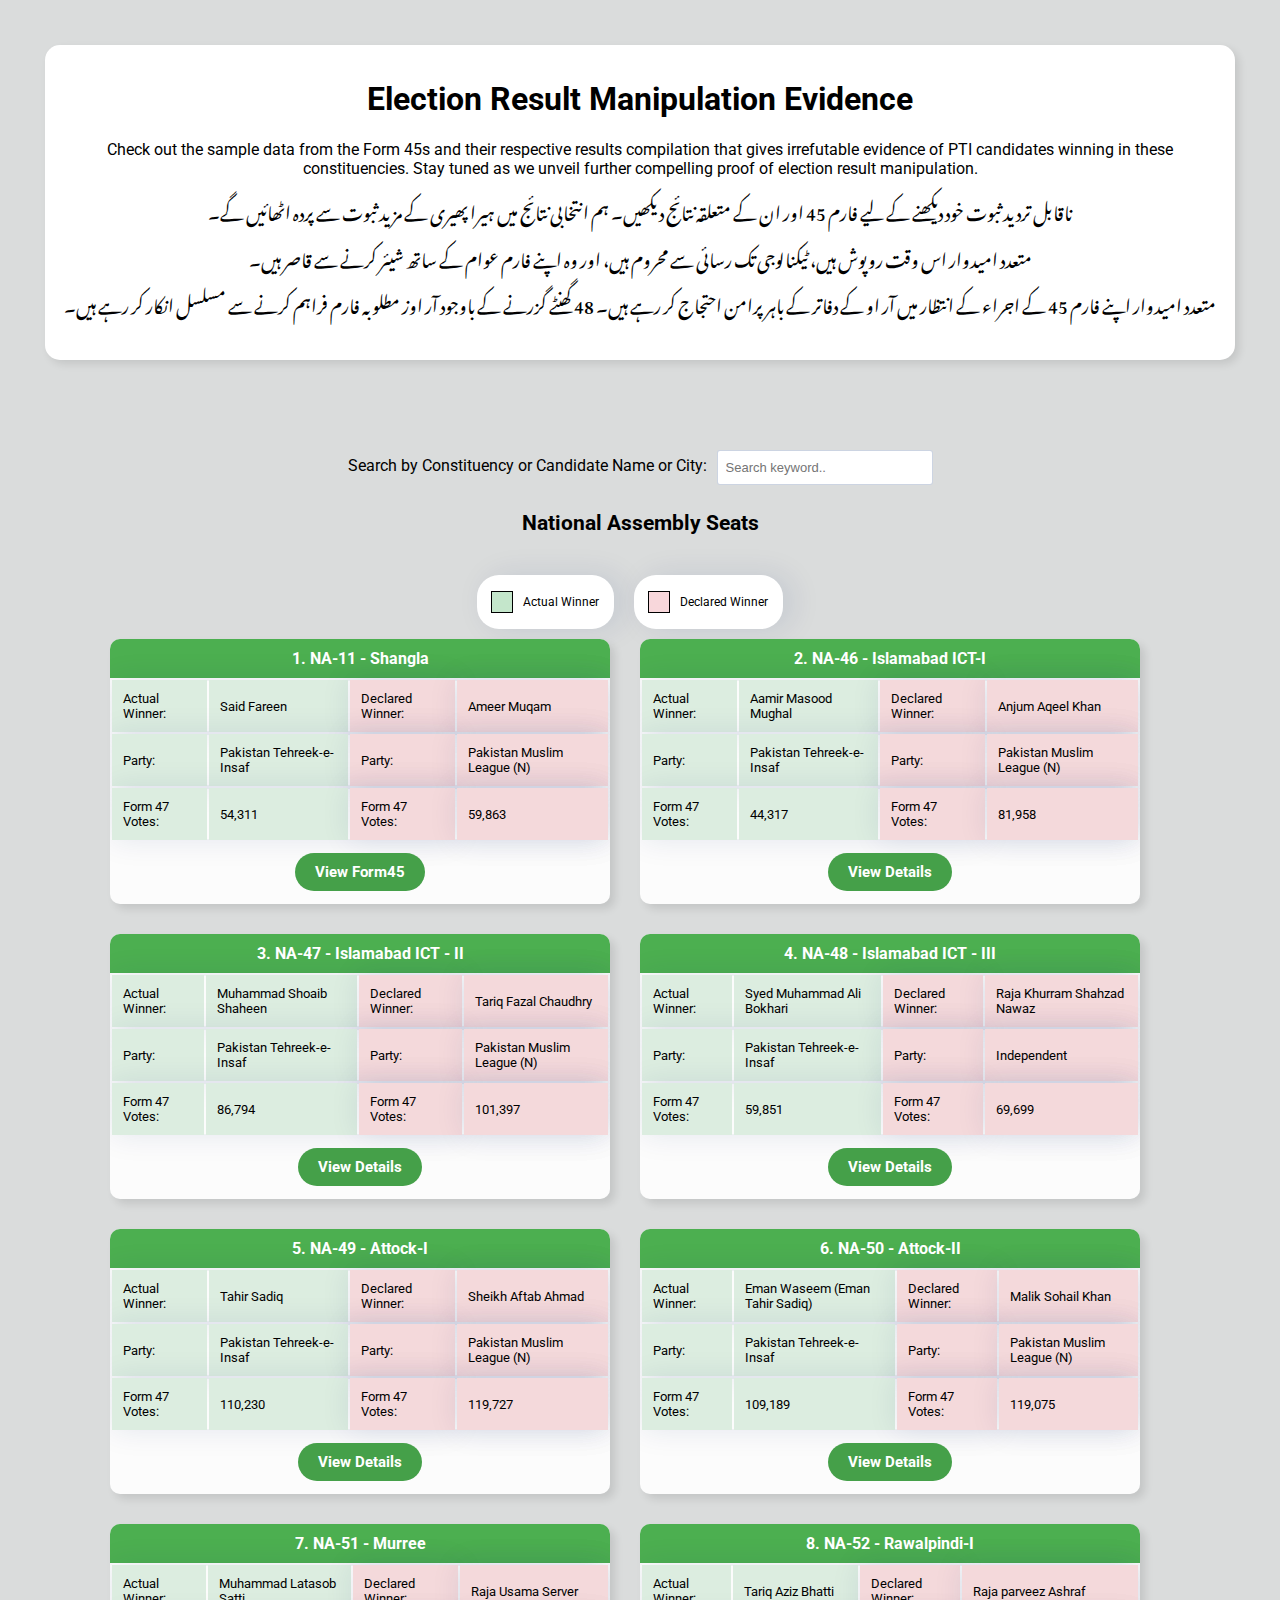
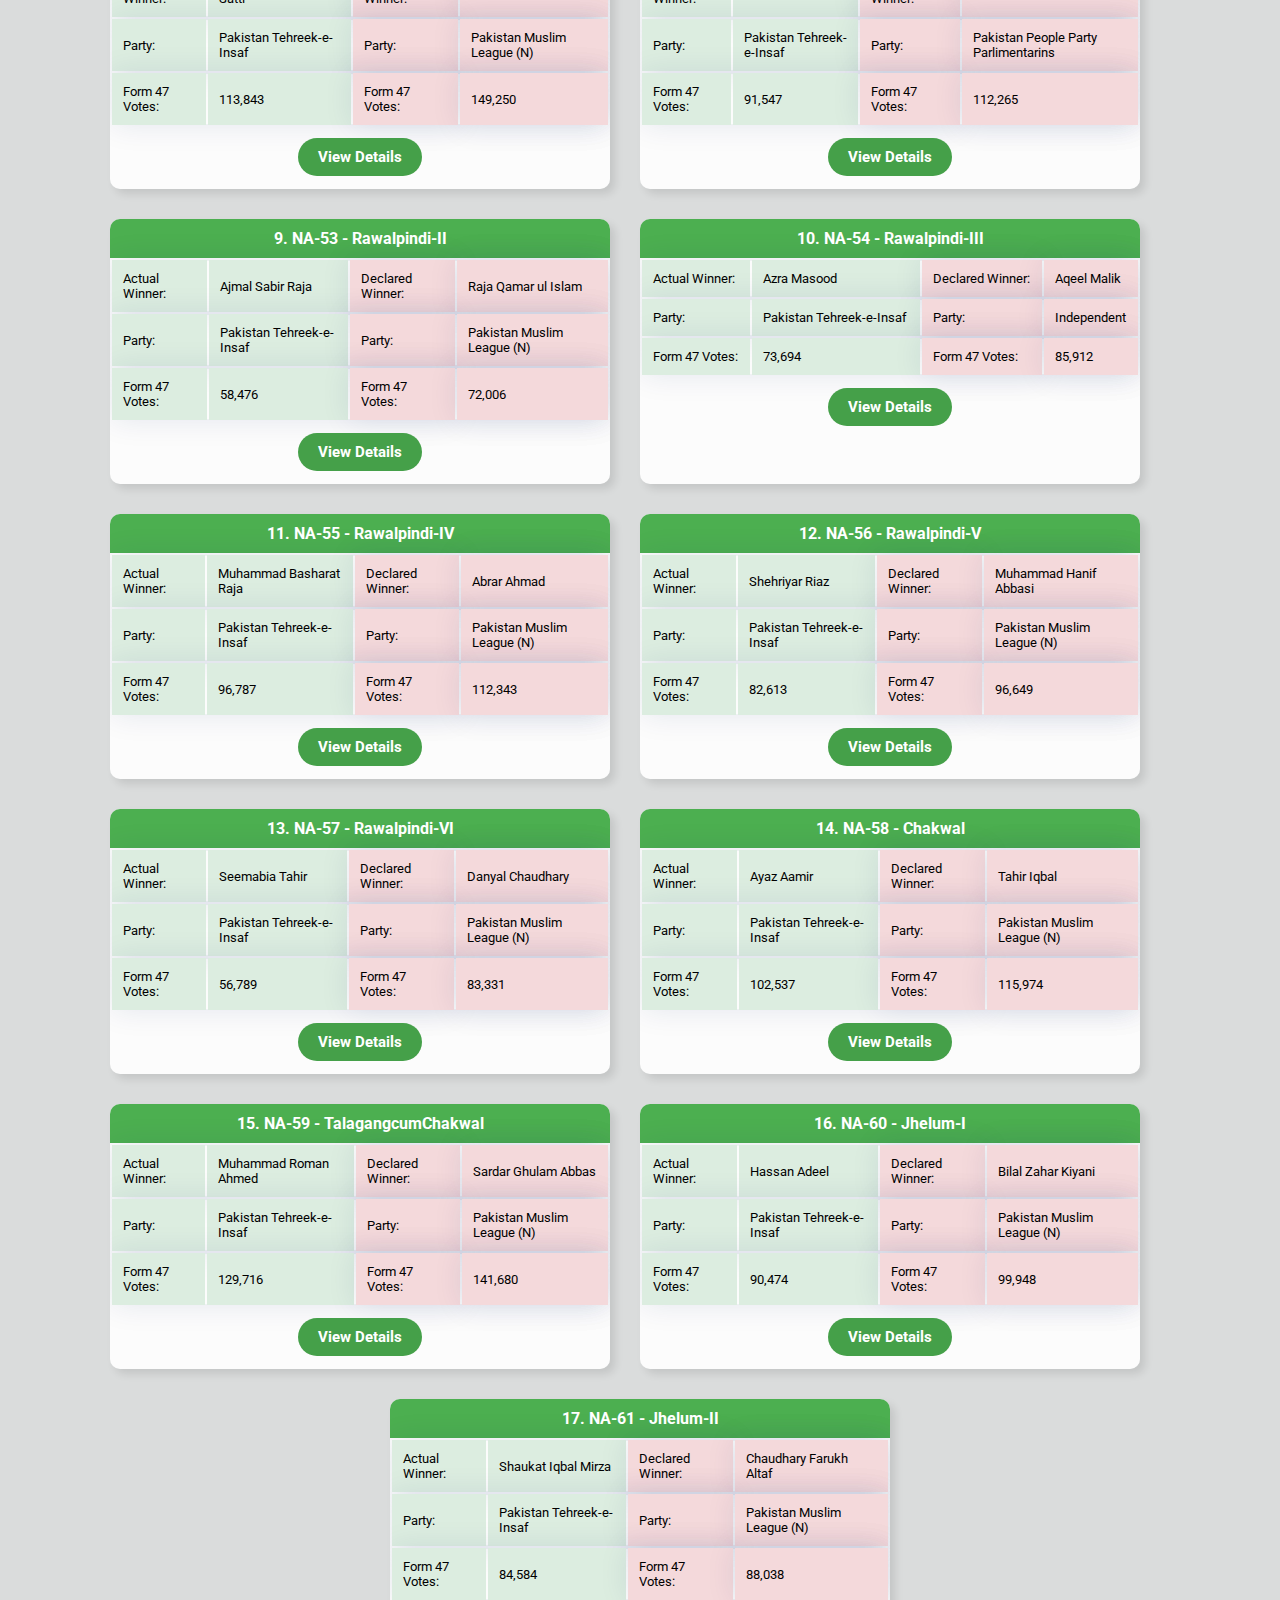
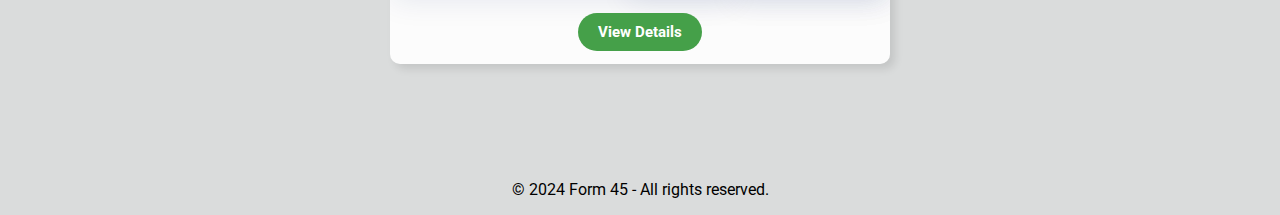
<file: index.html>
<!DOCTYPE html>
<html lang="en">
<head>
	<meta charset="UTF-8">
	<meta name="viewport" content="width=device-width, initial-scale=1.0">

<!-- HTML Meta Tags -->
	<title>Form 45 - Pakistan Elections 2024 - Election Result Manipulation Evidence</title>
	<meta name="description" content="Form 45 - Pakistan Elections 2024 - Election Result Manipulation Evidence">
	
	<!-- Facebook Meta Tags -->
	<meta property="og:url" content="https://www.form-45.com">
	<meta property="og:type" content="website">
	<meta property="og:title" content="Form 45 - Pakistan Elections 2024 - Election Result Manipulation Evidence">
	<meta property="og:description" content="Form 45 - Pakistan Elections 2024 - Election Result Manipulation Evidence">
	<meta property="og:image" content="assets/imgs/form45-com-min.png">
	
	<!-- Twitter Meta Tags -->
	<meta name="twitter:card" content="summary_large_image">
	<meta property="twitter:domain" content="form-45.com">
	<meta property="twitter:url" content="https://www.form-45.com">
	<meta name="twitter:title" content="Form 45 - Pakistan Elections 2024 - Election Result Manipulation Evidence">
	<meta name="twitter:description" content="Form 45 - Pakistan Elections 2024 - Election Result Manipulation Evidence">
	<meta name="twitter:image" content="assets/imgs/form45-com-min.png">
	<meta name="google-adsense-account" content="ca-pub-5935328251136169">
	<!-- Meta Tags Generated via https://www.opengraph.xyz -->

	
	<link href="https://fonts.googleapis.com/css2?family=Noto+Nastaliq+Urdu&display=swap" rel="stylesheet">
	<link href="https://fonts.googleapis.com/css2?family=Roboto:wght@400;700&display=swap" rel="stylesheet">
<style>
  body {
	font-family: 'Roboto', sans-serif;
	background-color: #dadcdc; /* Cool blue background color */
	color: #fff; /* Text color */
	margin: 0;
	padding: 0;
  }
  .container {
	display: flex;
	flex-wrap: wrap;
	justify-content: center;
	padding-top: 20px;
  }
  .assembly {
	display: flex;
	flex-wrap: wrap;
	justify-content: center;
	margin-bottom: 20px; /* Adjust margin as needed */
  }
  
.container-2 {
	  background: white;
	  color: black;
	  padding: 14px;
	  margin: 45px;
	  border-radius: 15px;
	  text-align: center;
	  /* width: 100%; */
	  box-shadow: 4px 4px 8px rgba(0, 0, 0, 0.1);
  }
  
  .card {
	  background-color: rgba(255, 255, 255, 0.9);
	  border-radius: 10px;
	  box-shadow: 5px 5px 9px rgba(0, 0, 0, 0.1);
	  margin-right: 30px;
	  overflow: hidden;
	  width: 500px;
	  transition: transform 0.3s ease-in-out, box-shadow 0.3s ease-in-out;
	  cursor: pointer;
	  text-decoration: none;
	  color: inherit;
	  border: none;
	  margin-bottom: 30px;
  }
  
  div#dashboardnew {
	  text-align: center;
	  /* background: #fff4f4; */
	  /* border-radius: 32px; */
	  /* padding: 20px; */
	  width: 92%;
	  color: black;
	  /* box-shadow: 0 4px 8px rgba(0, 0, 0, 0.3); */
	  margin-bottom: 20px;
  }
  
  .search-form input {
	 border: 0;
	 font-size: 13px;
	 color: #012970;
	 border: 1px solid rgba(1, 41, 112, 0.2);
	 padding: 9px 38px 9px 8px;
	 border-radius: 3px;
	 transition: border-color 0.3s, box-shadow 0.3s;
	 width: 28%;
	 padding-right: 30px;
	 position: relative;
	 margin-top: 5px;
   }		   
   /* Add hover effect */
   .search-form input:hover {
	 border-color: rgba(1, 41, 112, 0.5); /* Adjust border color on hover */
	 box-shadow: 0 0 5px rgba(1, 41, 112, 0.2); /* Add light shadow on hover */
   }
   
   /* Add focus effect */
   .search-form input:focus {
	 outline: none; /* Remove default focus outline */
	 border-color: rgba(1, 41, 112, 0.5); /* Adjust border color on focus */
	 box-shadow: 0 0 10px rgba(1, 41, 112, 0.3); /* Add stronger shadow on focus */
   }
  
  @media only screen and (max-width: 768px) {
	  .card {
		  width: 90%;
		  margin: 0px;
		  margin-bottom: 20px; /* Adjusted width for mobile devices */
	  }
  }
  .card:last-child {
	margin-right: 0; /* Remove margin for the last card in a row */
  }
.card:hover {
	transform: translateY(-5px);
	box-shadow: 0 10px 20px rgba(255, 255, 255, 0.5); /* Adjust alpha value to make it lighter */
  }

  .card-header {
	background-color: #4CAF50;
	color: #fff;
	font-weight: bold;
	padding: 10px;
	text-align: center;
  }
  
  /* Legend Styles */
   .legend {
	 display: flex;
	 justify-content: center;
	 margin-top: 15px;
	 margin-bottom: 10px;
   }
   
.legend div {
	   display: flex;
	   align-items: center;
	   margin-right: 20px;
	   box-shadow: 9px 0 30px rgba(1, 41, 112, 0.1);
	   border-radius: 22px;
	   padding: 8px;
	   padding-left: 14px;
	   padding-right: 15px;
	   background: white;
	   color: black;
   }
	
	.color-box {
	  width: 20px;
	  height: 20px;
	  margin-right: 10px;
	  border: 1px solid #000; /* Add border for better visibility */
	}
	
	.legend-text {
	  font-size: 12px;
	}

.result-container {
			 display: flex;
			 flex-wrap: wrap;
			 justify-content: center; /* Align items horizontally in the center */
			 font-family: 'Open Sans', sans-serif;
		   }
		   
		  .total {
			  margin: 20px;
			  padding: 20px;
			  border: 1px solid #ccc;
			  border-radius: 15px;
			  background-color: #f9f9f9;
			  box-shadow: 5px 5px 9px rgba(0, 0, 0, 0.1);
			  transition: box-shadow 0.3s;
			  margin-top: 10px;
		  }
		   
		   .total:hover {
			 box-shadow: 0 0 20px rgba(255, 255, 255, 1.5);
		   }
		   
		   .total h3 {
			 margin-bottom: 7px;
			 font-size: 16px;
			 color: #007bff;
			 margin-top: -2px;
		   }			   
		   
		   .total p.small {
			 margin: 5px 0;
			 font-size: 13px;
		   }
		   
		   .total p:last-child {
			 margin-bottom: 0;
		   }
		   
		   .total p span.percentage {
			 font-weight: bold;
			 color: #28a745; /* Green color for percentages */
		   }
  
  
  .comparison_container {
	text-align: center;
  }
  
  
   .constituency-table {
		  margin: auto !important;
		  border-collapse: collapse;
		  width: 78%;
		  box-shadow: 0 4px 8px rgba(0, 0, 0, 0.1);
		  border-radius: 8px;
		}
		
		span.rejected {
		  font-size: 15px;
		}
		
  .constituency-table th, .constituency-table td {
		/* border: 1px solid #ddd; */
		padding: 7px;
		text-align: left;
		font-size: 13px;
		padding: 15px;
	  }
			
		.constituency-table th {
			background-color: #007bff;
			color: white;
			font-size: 15px;
			height: 28px;
			padding: 8px;
		}
		
		th:last-child {
			border-radius: 0 10px 0 0;
		}
		.constituency-table tbody tr:nth-child(even) {
		  background-color: #f2f2f2;
		}
		
		.constituency-table tbody tr:hover {
		  background-color: #ddd;
		}
		
		.constituency-source {
		  text-align: center !important;
		  font-style: italic;
		  margin-top: 10px;
		}
  
  th:first-child {
	  border-radius: 10px 0 0 0;
  }
  
  .constituency-table tr {
	background: white;
  }
   .sidebar {
	 position: fixed;
	 color: #fff;
	 padding: 10px;
	 border-radius: 10px;
	 cursor: pointer;
	 width: 140px;
	 transition: background 0.3s ease;
	 }
   
	 .form47 {
	 top: 25%;
	 left: 5px;
	 background: #4ba637;
	 z-index: 1000;
	 }
	 
	 .form47:hover {
	  background: #1d7808;
	  }
   
	 .rejected-votes {
	 top: 40%;
	 left: 5px;
	 background: #ff0000;
	 z-index: 1000;
	 }
	 
	 .rejected-votes:hover {
	   
	   background: #c50909;
	 }
  
   
	 .sidebar span {
	 font-size: 13px;
	 font-weight: bold;
	 display: block;
	 text-align: center;
	 }	 
		   .main-content {
		   margin-left: 80px; /* Adjust according to your sidebar width */
		   padding: 20px;
		   }
		   
		   .main-content h2 {
		   margin-top: 0;
		   }
		   
		   .go-on-top {
		   position: fixed;
		   bottom: 20px;
		   left: 20px;
		   background: #478ed9;
		   color: #fff;
		   padding: 8px 12px;
		   border-radius: 5px;
		   cursor: pointer;
		   display: none;
		   transition: background 0.3s ease;
		   }
		   .footer {
			   margin-top: 50px;
			   color: black;
			   text-align: center;
			   width: 100%;
		   }
		   .go-on-top:hover {
		   background: #67a2e0;
		   }
		   
		   @media (max-width: 768px) {
		   .sidebar {
			 font-size: 14px;
			 padding: 6px;
		   }
		   
		   .sidebar span {
			 font-size: 14px;
		   }
		   
		   .main-content {
			 margin-left: 0;
		   }
		   }
  
  .filter-count {
			 font-size: 13px;
			 margin: 10px;
			 color: #007cff;
		   }
		   
/* Urdu Font */
		.urdu-text {
		  font-family: 'Noto Nastaliq Urdu', cursive;
		  font-size: 18px;
		  line-height: 1.6;
		  text-align: center;
		  padding-bottom: 10px;
		}
	
		/* Additional Styles */
		.regular-background {
		  background-color: white !important;
		  border: 0px;
		}
		.break-class {
		  display: none;
		}
		
  .attack-bar {
		  display: none;
		  position: fixed;
		  top: 0;
		  left: 0;
		  width: 100%;
		  background-color: red;
		  color: white;
		  padding: 10px;
		  text-align: center;
		  font-weight: bold;
		  z-index: 9999; /* Ensure the bar appears on top of other elements */
		}
		
		/* Adjust the z-index of the other fixed header to be below the attack bar */
		.other-fixed-header {
		  z-index: 9998;
		}
		
		.assemheading {
			height: 35px;
			WIDTH: 75%;
			border-radius: 35px;
			color: white;
			margin-bottom: 20px;
			margin-top: 20px;
		}
		
td {
	  PADDING: 11PX;
  }
table {
	  width: 100%;
	  color: black;
  }

  .card-title {
	font-size: 1.2rem;
	margin-bottom: 10px;
	text-align: center;
	color: #333;
  }
  .card-text {
	font-size: 0.9rem;
	color: #666;
	margin-bottom: 5px;
  }
.assembly-heading {
	  width: 100%;
	  text-align: center;
	  font-size: 21px;
	  font-weight: bold;
	  margin-top: 6px;
	  color: black;
  }
.button {
	  display: inline-block;
	  padding: 10px 20px;
	  background-color: #45a049;
	  color: white;
	  font-size: 15px;
	  font-weight: bold;
	  text-decoration: none;
	  border-radius: 23px;
	  transition: background-color 0.3s ease;
  }
  .button:hover {
	background-color: #3d7f40;
  }
  
  .winner-row {
	background-color: #dcede0  !important;
	font-size: 13px; /* Green background color */
	box-shadow: 0px 0 30px rgba(1, 41, 112, 0.1);
  }
  
  .false-winner-row {
	background-color: #f4d9db; /* Red background color */
	font-size: 13px; /* Green background color */
	box-shadow: 0px 0 30px rgba(1, 41, 112, 0.1);
  
  }
  
  .searchInput input {
	 border: 0;
	 font-size: 13px;
	 color: #012970;
	 border: 1px solid rgba(1, 41, 112, 0.2);
	 padding: 9px 38px 9px 8px;
	 border-radius: 3px;
	 transition: border-color 0.3s, box-shadow 0.3s;
	 width: 28%;
	 padding-right: 30px;
	 position: relative;
	 margin-bottom: 20px;
	 margin-top: 5px;
	 font-family: "Open Sans", sans-serif;
   }		   
   /* Add hover effect */
   .searchInput input:hover {
	 border-color: rgba(1, 41, 112, 0.5); /* Adjust border color on hover */
	 box-shadow: 0 0 5px rgba(1, 41, 112, 0.2); /* Add light shadow on hover */
   }
   
   /* Add focus effect */
   .searchInput input:focus {
	 outline: none; /* Remove default focus outline */
	 border-color: rgba(1, 41, 112, 0.5); /* Adjust border color on focus */
	 box-shadow: 0 0 10px rgba(1, 41, 112, 0.3); /* Add stronger shadow on focus */
   }
   
 .search-container {
   display: flex;
   align-items: center; /* Align items vertically */
   color: black;
 }
 
 /* Adjust the margin between the label and the search box */
 .search-container label {
   margin-right: 10px;
 }
 
 /* Adjust the width of the search box to fit the container */
 .search-container input[type="text"] {
   flex: 1; /* Allow the search box to expand and fill available space */
 }
   
   /* Remove the width and margin from the input in the original CSS */
   .search-form input {
	 width: auto; /* Remove fixed width */
	 margin-right: 0; /* Remove margin */
   }
</style>
</head>
<body>
  <!--<div class="sidebar form47" onclick="window.location.href='form47_issues'">
	  <span>View ECP Form47s <br>Discrepancies</span>
	</div>
	
	<div class="sidebar rejected-votes" onclick="scrollToSummary()">
	  <span>View Rejected Votes<br>Summary</span>
	</div>
  -->
	
	  
	<div class="attack-bar">
	  The site is under attack from various countries. Data of remaining constituencies will be updated shortly.
	</div>
  <div class="container-2">
	<h1>Election Result Manipulation Evidence</h1>
	<p class="heading">Check out the sample data from the Form 45s and their respective results compilation that
	  gives irrefutable evidence of PTI candidates winning in these constituencies. Stay tuned as we unveil further
	  compelling proof of election result manipulation.</p>
  
	<div class="urdu-text">
	  <p>ناقابل تردید ثبوت خود دیکھنے کے لیے فارم 45 اور ان کے متعلقہ نتائج دیکھیں۔ ہم انتخابی نتائج میں ہیرا پھیری کے مزید ثبوت سے پردہ اٹھائیں گے۔</p>
	  <p>متعدد امیدوار اس وقت روپوش ہیں، ٹیکنالوجی تک رسائی سے محروم ہیں، اور وہ اپنے فارم عوام کے ساتھ شیئر کرنے سے قاصر ہیں۔</p>
	  <p>متعدد امیدوار اپنے فارم 45 کے اجراء کے انتظار میں آر او کے دفاتر کے باہر پرامن احتجاج کر رہے ہیں۔ 48 گھنٹے گزرنے کے باوجود آر اوز مطلوبہ فارم فراہم کرنے سے مسلسل انکار کر رہے ہیں۔</p>
	</div>
	
  </div>
<div class="container">

	<div id="dashboardnew">
  <!--<div class='result-container'><div class='total'><h3>National Assembly</h3><p class='small'>Seats Rigged: <span class='percentage'>87</span></p><p class='small'>Data Uploaded: <span class='percentage'>25 </span>(<span class='percentage'>29%</span>)</p></div><div class='total'><h3>Sindh Assembly</h3><p class='small'>Seats Rigged: -</p><p class='small'>Data Uploaded: <span class='percentage'>6</span></p></div><div class='total'><h3>KPK Assembly</h3><p class='small'>Seats Rigged: -</p><p class='small'>Data Uploaded: <span class='percentage'>1</span></p></div><div class='total'><h3>Punjab Assembly</h3><p class='small'>Seats Rigged: -</p><p class='small'>Data Uploaded: <span class='percentage'>2</span></p></div></div>-->
  </div>
  
  <div class="search-container search-form">
	<span class="search"><label for="search">Search by Constituency or Candidate Name or City:</label></span>
	<!-- Add the magnifying glass icon inside the input -->
	<input type="text" id="searchInput" onkeyup="filterCards()" placeholder="Search keyword..">
  </div>
  

  
  <script>
  function filterCards() {
	// Declare variables
	var input, filter, cards, card, i, txtValue;
	input = document.getElementById("searchInput");
	filter = input.value.toUpperCase();
	cards = document.querySelectorAll(".card");
  
	// Loop through all card boxes, and hide those that don't match the search query
	for (i = 0; i < cards.length; i++) {
	  card = cards[i];
	  txtValue = card.textContent || card.innerText;
	  if (txtValue.toUpperCase().indexOf(filter) > -1) {
		card.style.display = "";
	  } else {
		card.style.display = "none";
	  }
	}
  }
  </script>

<div class="assemheading">
  <h2 class="assembly-heading">National Assembly Seats</h2>
</div>

 <!-- Legend -->
<div class="legend">
  <div>
	<span class="color-box" style="background-color: #c4e6cb;"></span>
	<p class="legend-text">Actual Winner</p>
  </div>
  <div>
	<span class="color-box" style="background-color: #f8d7db;"></span>
	<p class="legend-text">Declared Winner</p>
  </div>
</div>

  <div class="assembly">
		<a href="pdf/NA-11.pdf" class="card">
		<div class="card-header">
		  1. NA-11 - Shangla		</div>
		<div class="card-body">
		  <table>
			<tr class="winner-row">
			  <td style="font-weight:normal">Actual Winner:</td>
			  <td>Said Fareen</td>
			  <td style="font-weight:normal" class="false-winner-row">Declared Winner:</td>
			  <td class="false-winner-row">Ameer Muqam</td> 
			</tr>
			<tr class="winner-row">
			  <td style="font-weight:normal">Party:</td>
			  <td>Pakistan Tehreek-e-Insaf</td>
			  <td style="font-weight:normal" class="false-winner-row">Party:</td>
			  <td class="false-winner-row">Pakistan Muslim League (N)</td> 
			</tr>
			<tr class="winner-row">
			  <td style="font-weight:normal">Form 47 Votes:</td>
			  <td>54,311</td>
			  <td style="font-weight:normal" class="false-winner-row">Form 47 Votes:</td>
			  <td class="false-winner-row">59,863			   </td> 
			</tr>
			<tr>
			  <td colspan="4" style="text-align: center;">
				<a href="pdf/NA-11.pdf" class="button">View Form45</a>
			  </td>
			</tr>


		  </table>
		</div>


	  </a>
		
  
  
		<a href="pdf/NA-46.pdf" class="card">
		<div class="card-header">
		  2. NA-46 - Islamabad ICT-I		</div>
		<div class="card-body">
		  <table>
			<tr class="winner-row">
			  <td style="font-weight:normal">Actual Winner:</td>
			  <td>Aamir Masood Mughal</td>
			  <td style="font-weight:normal" class="false-winner-row">Declared Winner:</td>
			  <td class="false-winner-row">Anjum Aqeel Khan</td> 
			</tr>
			<tr class="winner-row">
			  <td style="font-weight:normal">Party:</td>
			  <td>Pakistan Tehreek-e-Insaf</td>
			  <td style="font-weight:normal" class="false-winner-row">Party:</td>
			  <td class="false-winner-row">Pakistan Muslim League (N)</td> 
			</tr>
			<tr class="winner-row">
			  <td style="font-weight:normal">Form 47 Votes:</td>
			  <td>44,317</td>
			  <td style="font-weight:normal" class="false-winner-row">Form 47 Votes:</td>
			  <td class="false-winner-row">81,958			   </td> 
			</tr>
			<tr>
			  <td colspan="4" style="text-align: center;">
				<a href="pdf/NA-46.pdf" class="button">View Details</a>
			  </td>
			</tr>


		  </table>
		</div>


	  </a>
		  <a href="pdf/NA-47.pdf" class="card">
		<div class="card-header">
		  3. NA-47 - Islamabad ICT - II		</div>
		<div class="card-body">
		  <table>
			<tr class="winner-row">
			  <td style="font-weight:normal">Actual Winner:</td>
			  <td>Muhammad Shoaib Shaheen</td>
			  <td style="font-weight:normal" class="false-winner-row">Declared Winner:</td>
			  <td class="false-winner-row">Tariq Fazal Chaudhry</td> 
			</tr>
			<tr class="winner-row">
			  <td style="font-weight:normal">Party:</td>
			  <td>Pakistan Tehreek-e-Insaf</td>
			  <td style="font-weight:normal" class="false-winner-row">Party:</td>
			  <td class="false-winner-row">Pakistan Muslim League (N)</td> 
			</tr>
			<tr class="winner-row">
			  <td style="font-weight:normal">Form 47 Votes:</td>
			  <td>86,794</td>
			  <td style="font-weight:normal" class="false-winner-row">Form 47 Votes:</td>
			  <td class="false-winner-row">101,397			   </td> 
			</tr>
			<tr>
			  <td colspan="4" style="text-align: center;">
				<a href="pdf/NA-47.pdf" class="button">View Details</a>
			  </td>
			</tr>


		  </table>
		</div>


	  </a>
		  <a href="pdf/NA-48.pdf" class="card">
		<div class="card-header">
		  4. NA-48 - Islamabad ICT - III		</div>
		<div class="card-body">
		  <table>
			<tr class="winner-row">
			  <td style="font-weight:normal">Actual Winner:</td>
			  <td>Syed Muhammad Ali Bokhari</td>
			  <td style="font-weight:normal" class="false-winner-row">Declared Winner:</td>
			  <td class="false-winner-row">Raja Khurram Shahzad Nawaz</td> 
			</tr>
			<tr class="winner-row">
			  <td style="font-weight:normal">Party:</td>
			  <td>Pakistan Tehreek-e-Insaf</td>
			  <td style="font-weight:normal" class="false-winner-row">Party:</td>
			  <td class="false-winner-row">Independent</td> 
			</tr>
			<tr class="winner-row">
			  <td style="font-weight:normal">Form 47 Votes:</td>
			  <td>59,851</td>
			  <td style="font-weight:normal" class="false-winner-row">Form 47 Votes:</td>
			  <td class="false-winner-row">69,699			   </td> 
			</tr>
			<tr>
			  <td colspan="4" style="text-align: center;">
				<a href="pdf/NA-48.pdf" class="button">View Details</a>
			  </td>
			</tr>


		  </table>
		</div>


	  </a>
		  <a href="pdf/NA-49.pdf" class="card">
		<div class="card-header">
		  5. NA-49 - Attock-I		</div>
		<div class="card-body">
		  <table>
			<tr class="winner-row">
			  <td style="font-weight:normal">Actual Winner:</td>
			  <td>Tahir Sadiq</td>
			  <td style="font-weight:normal" class="false-winner-row">Declared Winner:</td>
			  <td class="false-winner-row">Sheikh Aftab Ahmad</td> 
			</tr>
			<tr class="winner-row">
			  <td style="font-weight:normal">Party:</td>
			  <td>Pakistan Tehreek-e-Insaf</td>
			  <td style="font-weight:normal" class="false-winner-row">Party:</td>
			  <td class="false-winner-row">Pakistan Muslim League (N)</td> 
			</tr>
			<tr class="winner-row">
			  <td style="font-weight:normal">Form 47 Votes:</td>
			  <td>110,230</td>
			  <td style="font-weight:normal" class="false-winner-row">Form 47 Votes:</td>
			  <td class="false-winner-row">119,727			   </td> 
			</tr>
			<tr>
			  <td colspan="4" style="text-align: center;">
				<a href="pdf/NA-49.pdf" class="button">View Details</a>
			  </td>
			</tr>


		  </table>
		</div>


	  </a>
		  <a href="pdf/NA-50.pdf" class="card">
		<div class="card-header">
		  6. NA-50 - Attock-II		</div>
		<div class="card-body">
		  <table>
			<tr class="winner-row">
			  <td style="font-weight:normal">Actual Winner:</td>
			  <td>Eman Waseem (Eman Tahir Sadiq)</td>
			  <td style="font-weight:normal" class="false-winner-row">Declared Winner:</td>
			  <td class="false-winner-row">Malik Sohail Khan</td> 
			</tr>
			<tr class="winner-row">
			  <td style="font-weight:normal">Party:</td>
			  <td>Pakistan Tehreek-e-Insaf</td>
			  <td style="font-weight:normal" class="false-winner-row">Party:</td>
			  <td class="false-winner-row">Pakistan Muslim League (N)</td> 
			</tr>
			<tr class="winner-row">
			  <td style="font-weight:normal">Form 47 Votes:</td>
			  <td>109,189</td>
			  <td style="font-weight:normal" class="false-winner-row">Form 47 Votes:</td>
			  <td class="false-winner-row">119,075			   </td> 
			</tr>
			<tr>
			  <td colspan="4" style="text-align: center;">
				<a href="pdf/NA-50.pdf" class="button">View Details</a>
			  </td>
			</tr>


		  </table>
		</div>


	  </a>
	  
	  <a href="pdf/NA-51.pdf" class="card">
		<div class="card-header">
		  7. NA-51 - Murree		</div>
		<div class="card-body">
		  <table>
			<tr class="winner-row">
			  <td style="font-weight:normal">Actual Winner:</td>
			  <td>Muhammad Latasob Satti</td>
			  <td style="font-weight:normal" class="false-winner-row">Declared Winner:</td>
			  <td class="false-winner-row">Raja Usama Server</td> 
			</tr>
			<tr class="winner-row">
			  <td style="font-weight:normal">Party:</td>
			  <td>Pakistan Tehreek-e-Insaf</td>
			  <td style="font-weight:normal" class="false-winner-row">Party:</td>
			  <td class="false-winner-row">Pakistan Muslim League (N)</td> 
			</tr>
			<tr class="winner-row">
			  <td style="font-weight:normal">Form 47 Votes:</td>
			  <td>113,843</td>
			  <td style="font-weight:normal" class="false-winner-row">Form 47 Votes:</td>
			  <td class="false-winner-row">149,250			   </td> 
			</tr>
			<tr>
			  <td colspan="4" style="text-align: center;">
				<a href="pdf/NA-51.pdf" class="button">View Details</a>
			  </td>
			</tr>


		  </table>
		</div>


	  </a>
	  <a href="pdf/NA-52.pdf" class="card">
		<div class="card-header">
		  8. NA-52 - Rawalpindi-I		</div>
		<div class="card-body">
		  <table>
			<tr class="winner-row">
			  <td style="font-weight:normal">Actual Winner:</td>
			  <td>Tariq Aziz Bhatti</td>
			  <td style="font-weight:normal" class="false-winner-row">Declared Winner:</td>
			  <td class="false-winner-row">Raja parveez Ashraf</td> 
			</tr>
			<tr class="winner-row">
			  <td style="font-weight:normal">Party:</td>
			  <td>Pakistan Tehreek-e-Insaf</td>
			  <td style="font-weight:normal" class="false-winner-row">Party:</td>
			  <td class="false-winner-row">Pakistan People Party Parlimentarins</td> 
			</tr>
			<tr class="winner-row">
			  <td style="font-weight:normal">Form 47 Votes:</td>
			  <td>91,547</td>
			  <td style="font-weight:normal" class="false-winner-row">Form 47 Votes:</td>
			  <td class="false-winner-row">112,265			   </td> 
			</tr>
			<tr>
			  <td colspan="4" style="text-align: center;">
				<a href="pdf/NA-52.pdf" class="button">View Details</a>
			  </td>
			</tr>


		  </table>
		</div>


	  </a>
	  <a href="pdf/NA-53.pdf" class="card">
		<div class="card-header">
		  9. NA-53 - Rawalpindi-II		</div>
		<div class="card-body">
		  <table>
			<tr class="winner-row">
			  <td style="font-weight:normal">Actual Winner:</td>
			  <td>Ajmal Sabir Raja</td>
			  <td style="font-weight:normal" class="false-winner-row">Declared Winner:</td>
			  <td class="false-winner-row">Raja Qamar ul Islam</td> 
			</tr>
			<tr class="winner-row">
			  <td style="font-weight:normal">Party:</td>
			  <td>Pakistan Tehreek-e-Insaf</td>
			  <td style="font-weight:normal" class="false-winner-row">Party:</td>
			  <td class="false-winner-row">Pakistan Muslim League (N)</td> 
			</tr>
			<tr class="winner-row">
			  <td style="font-weight:normal">Form 47 Votes:</td>
			  <td>58,476</td>
			  <td style="font-weight:normal" class="false-winner-row">Form 47 Votes:</td>
			  <td class="false-winner-row">72,006			   </td> 
			</tr>
			<tr>
			  <td colspan="4" style="text-align: center;">
				<a href="pdf/NA-53.pdf" class="button">View Details</a>
			  </td>
			</tr>


		  </table>
		</div>


	  </a>
	  
	  <a href="pdf/NA-54.pdf" class="card">
		<div class="card-header">
		  10. NA-54 - Rawalpindi-III		</div>
		<div class="card-body">
		  <table>
			<tr class="winner-row">
			  <td style="font-weight:normal">Actual Winner:</td>
			  <td>Azra Masood</td>
			  <td style="font-weight:normal" class="false-winner-row">Declared Winner:</td>
			  <td class="false-winner-row">Aqeel Malik</td> 
			</tr>
			<tr class="winner-row">
			  <td style="font-weight:normal">Party:</td>
			  <td>Pakistan Tehreek-e-Insaf</td>
			  <td style="font-weight:normal" class="false-winner-row">Party:</td>
			  <td class="false-winner-row">Independent</td> 
			</tr>
			<tr class="winner-row">
			  <td style="font-weight:normal">Form 47 Votes:</td>
			  <td>73,694</td>
			  <td style="font-weight:normal" class="false-winner-row">Form 47 Votes:</td>
			  <td class="false-winner-row">85,912			   </td> 
			</tr>
			<tr>
			  <td colspan="4" style="text-align: center;">
				<a href="pdf/NA-54.pdf" class="button">View Details</a>
			  </td>
			</tr>


		  </table>
		</div>

	  </a>
	  <a href="pdf/NA-55.pdf" class="card">
		<div class="card-header">
		  11. NA-55 - Rawalpindi-IV		</div>
		<div class="card-body">
		  <table>
			<tr class="winner-row">
			  <td style="font-weight:normal">Actual Winner:</td>
			  <td>Muhammad Basharat Raja</td>
			  <td style="font-weight:normal" class="false-winner-row">Declared Winner:</td>
			  <td class="false-winner-row">Abrar Ahmad</td> 
			</tr>
			<tr class="winner-row">
			  <td style="font-weight:normal">Party:</td>
			  <td>Pakistan Tehreek-e-Insaf</td>
			  <td style="font-weight:normal" class="false-winner-row">Party:</td>
			  <td class="false-winner-row">Pakistan Muslim League (N)</td> 
			</tr>
			<tr class="winner-row">
			  <td style="font-weight:normal">Form 47 Votes:</td>
			  <td>96,787</td>
			  <td style="font-weight:normal" class="false-winner-row">Form 47 Votes:</td>
			  <td class="false-winner-row">112,343			   </td> 
			</tr>
			<tr>
			  <td colspan="4" style="text-align: center;">
				<a href="pdf/NA-55.pdf" class="button">View Details</a>
			  </td>
			</tr>


		  </table>
		</div>


	  </a>
	  <a href="pdf/NA-56.pdf" class="card">
		<div class="card-header">
		  12. NA-56 - Rawalpindi-V		</div>
		<div class="card-body">
		  <table>
			<tr class="winner-row">
			  <td style="font-weight:normal">Actual Winner:</td>
			  <td>Shehriyar Riaz</td>
			  <td style="font-weight:normal" class="false-winner-row">Declared Winner:</td>
			  <td class="false-winner-row">Muhammad Hanif Abbasi</td> 
			</tr>
			<tr class="winner-row">
			  <td style="font-weight:normal">Party:</td>
			  <td>Pakistan Tehreek-e-Insaf</td>
			  <td style="font-weight:normal" class="false-winner-row">Party:</td>
			  <td class="false-winner-row">Pakistan Muslim League (N)</td> 
			</tr>
			<tr class="winner-row">
			  <td style="font-weight:normal">Form 47 Votes:</td>
			  <td>82,613</td>
			  <td style="font-weight:normal" class="false-winner-row">Form 47 Votes:</td>
			  <td class="false-winner-row">96,649			   </td> 
			</tr>
			<tr>
			  <td colspan="4" style="text-align: center;">
				<a href="pdf/NA-56.pdf" class="button">View Details</a>
			  </td>
			</tr>


		  </table>
		</div>


	  </a>

		  <a href="pdf/NA-57.pdf" class="card">
		<div class="card-header">
		  13. NA-57 - Rawalpindi-VI		</div>
		<div class="card-body">
		  <table>
			<tr class="winner-row">
			  <td style="font-weight:normal">Actual Winner:</td>
			  <td>Seemabia Tahir</td>
			  <td style="font-weight:normal" class="false-winner-row">Declared Winner:</td>
			  <td class="false-winner-row">Danyal Chaudhary</td> 
			</tr>
			<tr class="winner-row">
			  <td style="font-weight:normal">Party:</td>
			  <td>Pakistan Tehreek-e-Insaf</td>
			  <td style="font-weight:normal" class="false-winner-row">Party:</td>
			  <td class="false-winner-row">Pakistan Muslim League (N)</td> 
			</tr>
			<tr class="winner-row">
			  <td style="font-weight:normal">Form 47 Votes:</td>
			  <td>56,789</td>
			  <td style="font-weight:normal" class="false-winner-row">Form 47 Votes:</td>
			  <td class="false-winner-row">83,331			   </td> 
			</tr>
			<tr>
			  <td colspan="4" style="text-align: center;">
				<a href="pdf/NA-57.pdf" class="button">View Details</a>
			  </td>
			</tr>


		  </table>
		</div>


	  </a>
	  <a href="pdf/NA-58.pdf" class="card">
		<div class="card-header">
		  14. NA-58 - Chakwal		</div>
		<div class="card-body">
		  <table>
			<tr class="winner-row">
			  <td style="font-weight:normal">Actual Winner:</td>
			  <td>Ayaz Aamir</td>
			  <td style="font-weight:normal" class="false-winner-row">Declared Winner:</td>
			  <td class="false-winner-row">Tahir Iqbal</td> 
			</tr>
			<tr class="winner-row">
			  <td style="font-weight:normal">Party:</td>
			  <td>Pakistan Tehreek-e-Insaf</td>
			  <td style="font-weight:normal" class="false-winner-row">Party:</td>
			  <td class="false-winner-row">Pakistan Muslim League (N)</td> 
			</tr>
			<tr class="winner-row">
			  <td style="font-weight:normal">Form 47 Votes:</td>
			  <td>102,537</td>
			  <td style="font-weight:normal" class="false-winner-row">Form 47 Votes:</td>
			  <td class="false-winner-row">115,974			   </td> 
			</tr>
			<tr>
			  <td colspan="4" style="text-align: center;">
				<a href="pdf/NA-58.pdf" class="button">View Details</a>
			  </td>
			</tr>


		  </table>
		</div>


	  </a>
	  <a href="pdf/NA-59.pdf" class="card">
		<div class="card-header">
		  15. NA-59 - TalagangcumChakwal		</div>
		<div class="card-body">
		  <table>
			<tr class="winner-row">
			  <td style="font-weight:normal">Actual Winner:</td>
			  <td>Muhammad Roman Ahmed</td>
			  <td style="font-weight:normal" class="false-winner-row">Declared Winner:</td>
			  <td class="false-winner-row">Sardar Ghulam Abbas</td> 
			</tr>
			<tr class="winner-row">
			  <td style="font-weight:normal">Party:</td>
			  <td>Pakistan Tehreek-e-Insaf</td>
			  <td style="font-weight:normal" class="false-winner-row">Party:</td>
			  <td class="false-winner-row">Pakistan Muslim League (N)</td> 
			</tr>
			<tr class="winner-row">
			  <td style="font-weight:normal">Form 47 Votes:</td>
			  <td>129,716</td>
			  <td style="font-weight:normal" class="false-winner-row">Form 47 Votes:</td>
			  <td class="false-winner-row">141,680			   </td> 
			</tr>
			<tr>
			  <td colspan="4" style="text-align: center;">
				<a href="pdf/NA-59.pdf" class="button">View Details</a>
			  </td>
			</tr>


		  </table>
		</div>


	  </a>
	  <a href="pdf/NA-60.pdf" class="card">
		<div class="card-header">
		  16. NA-60 - Jhelum-I		</div>
		<div class="card-body">
		  <table>
			<tr class="winner-row">
			  <td style="font-weight:normal">Actual Winner:</td>
			  <td>Hassan Adeel</td>
			  <td style="font-weight:normal" class="false-winner-row">Declared Winner:</td>
			  <td class="false-winner-row">Bilal Zahar Kiyani</td> 
			</tr>
			<tr class="winner-row">
			  <td style="font-weight:normal">Party:</td>
			  <td>Pakistan Tehreek-e-Insaf</td>
			  <td style="font-weight:normal" class="false-winner-row">Party:</td>
			  <td class="false-winner-row">Pakistan Muslim League (N)</td> 
			</tr>
			<tr class="winner-row">
			  <td style="font-weight:normal">Form 47 Votes:</td>
			  <td>90,474</td>
			  <td style="font-weight:normal" class="false-winner-row">Form 47 Votes:</td>
			  <td class="false-winner-row">99,948			   </td> 
			</tr>
			<tr>
			  <td colspan="4" style="text-align: center;">
				<a href="pdf/NA-60.pdf" class="button">View Details</a>
			  </td>
			</tr>


		  </table>
		</div>


	  </a>
	  <a href="pdf/NA-61.pdf" class="card">
		<div class="card-header">
		  17. NA-61 - Jhelum-II		</div>
		<div class="card-body">
		  <table>
			<tr class="winner-row">
			  <td style="font-weight:normal">Actual Winner:</td>
			  <td>Shaukat Iqbal Mirza</td>
			  <td style="font-weight:normal" class="false-winner-row">Declared Winner:</td>
			  <td class="false-winner-row">Chaudhary Farukh Altaf</td> 
			</tr>
			<tr class="winner-row">
			  <td style="font-weight:normal">Party:</td>
			  <td>Pakistan Tehreek-e-Insaf</td>
			  <td style="font-weight:normal" class="false-winner-row">Party:</td>
			  <td class="false-winner-row">Pakistan Muslim League (N)</td> 
			</tr>
			<tr class="winner-row">
			  <td style="font-weight:normal">Form 47 Votes:</td>
			  <td>84,584</td>
			  <td style="font-weight:normal" class="false-winner-row">Form 47 Votes:</td>
			  <td class="false-winner-row">88,038			   </td> 
			</tr>
			<tr>
			  <td colspan="4" style="text-align: center;">
				<a href="pdf/NA-61.pdf" class="button">View Details</a>
			  </td>
			</tr>


		  </table>
		</div>


	  </a>
	  </div>
<div id="go-on-top" class="go-on-top" style="display: none;" onclick="scrollToTop()">
  Go on top
</div>

<script>
  function scrollToSummary() {
  document.getElementById('rejected-votes-summary').scrollIntoView({ behavior: 'smooth' });
  }

  function scrollToTop() {
  window.scrollTo({ top: 0, behavior: 'smooth' });
  }

  window.onscroll = function() {scrollFunction()};

  function scrollFunction() {
  if (document.body.scrollTop > 20 || document.documentElement.scrollTop > 20) {
	document.getElementById("go-on-top").style.display = "block";
  } else {
	document.getElementById("go-on-top").style.display = "none";
  }
  }
</script>



<br />
<div class="footer">
  <p>&copy; 2024 Form 45 - All rights reserved.</p>
</div>
</body>
</html>
</file>
